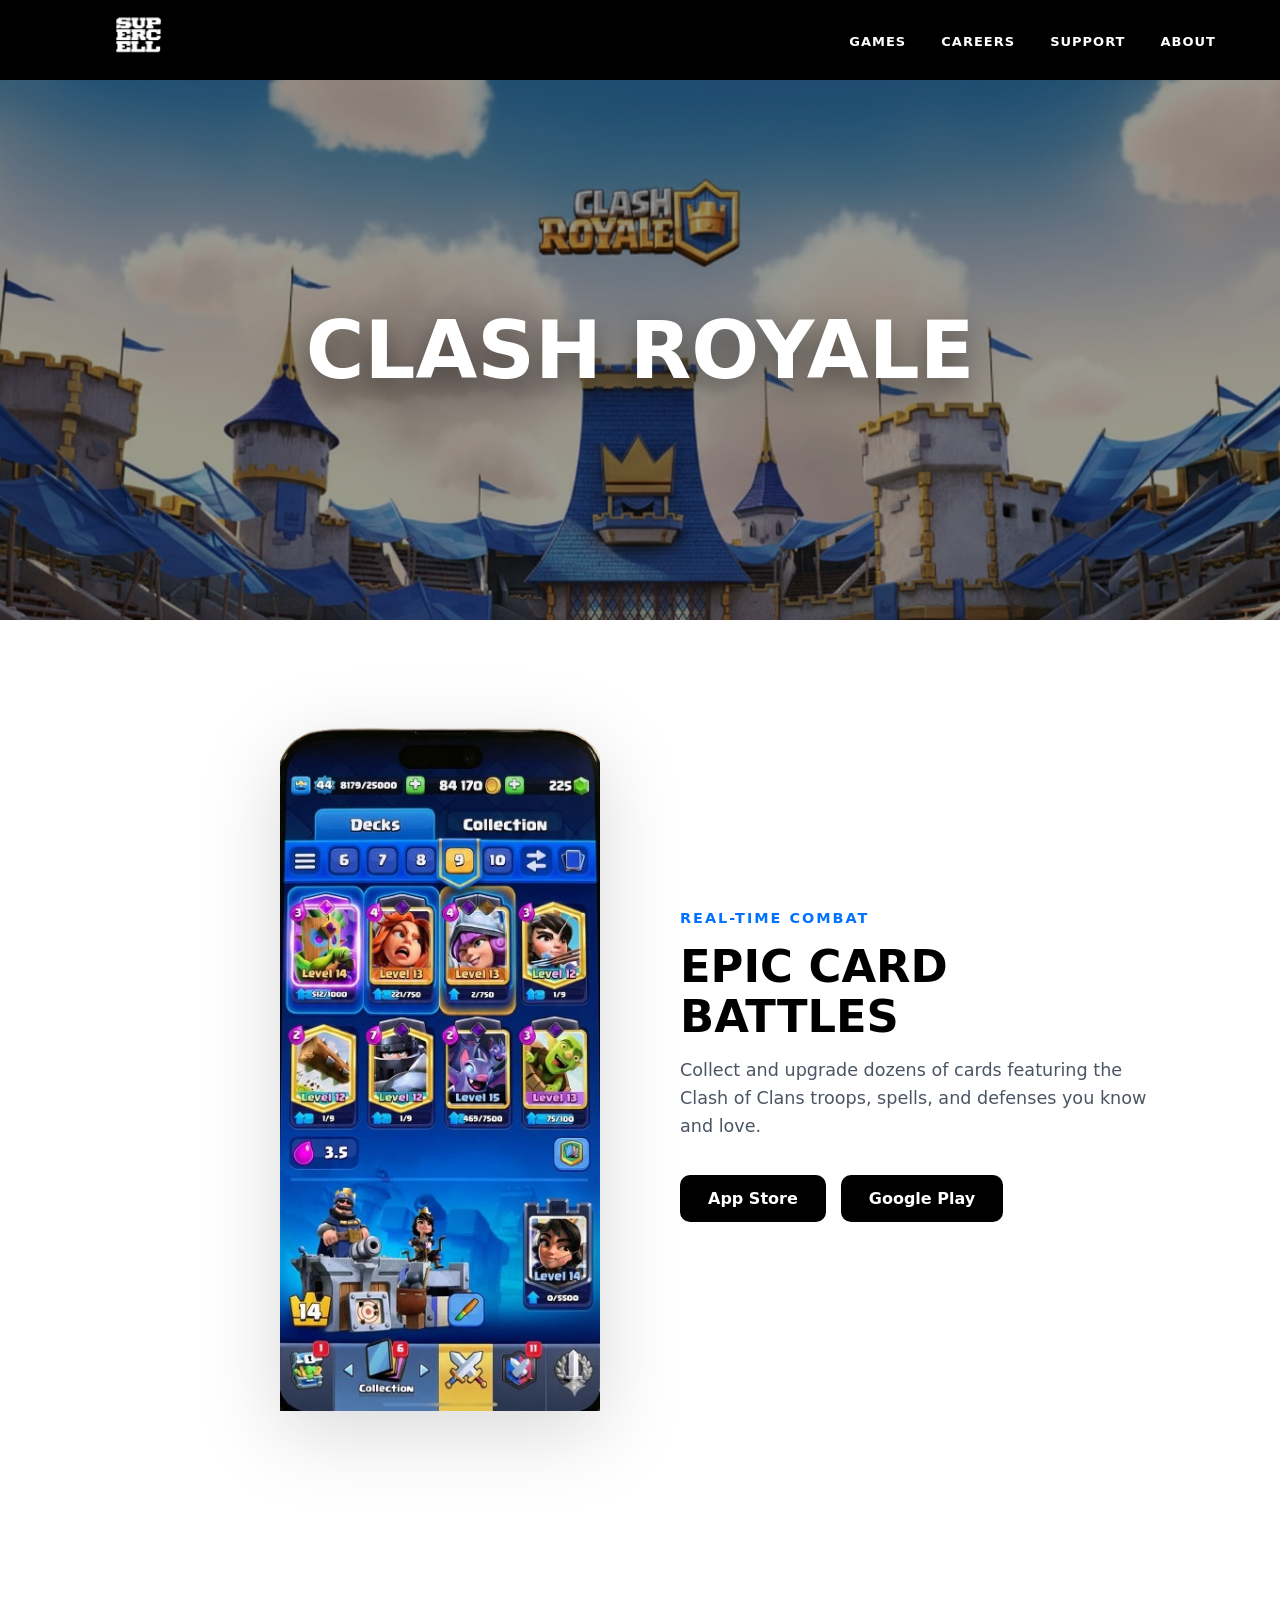
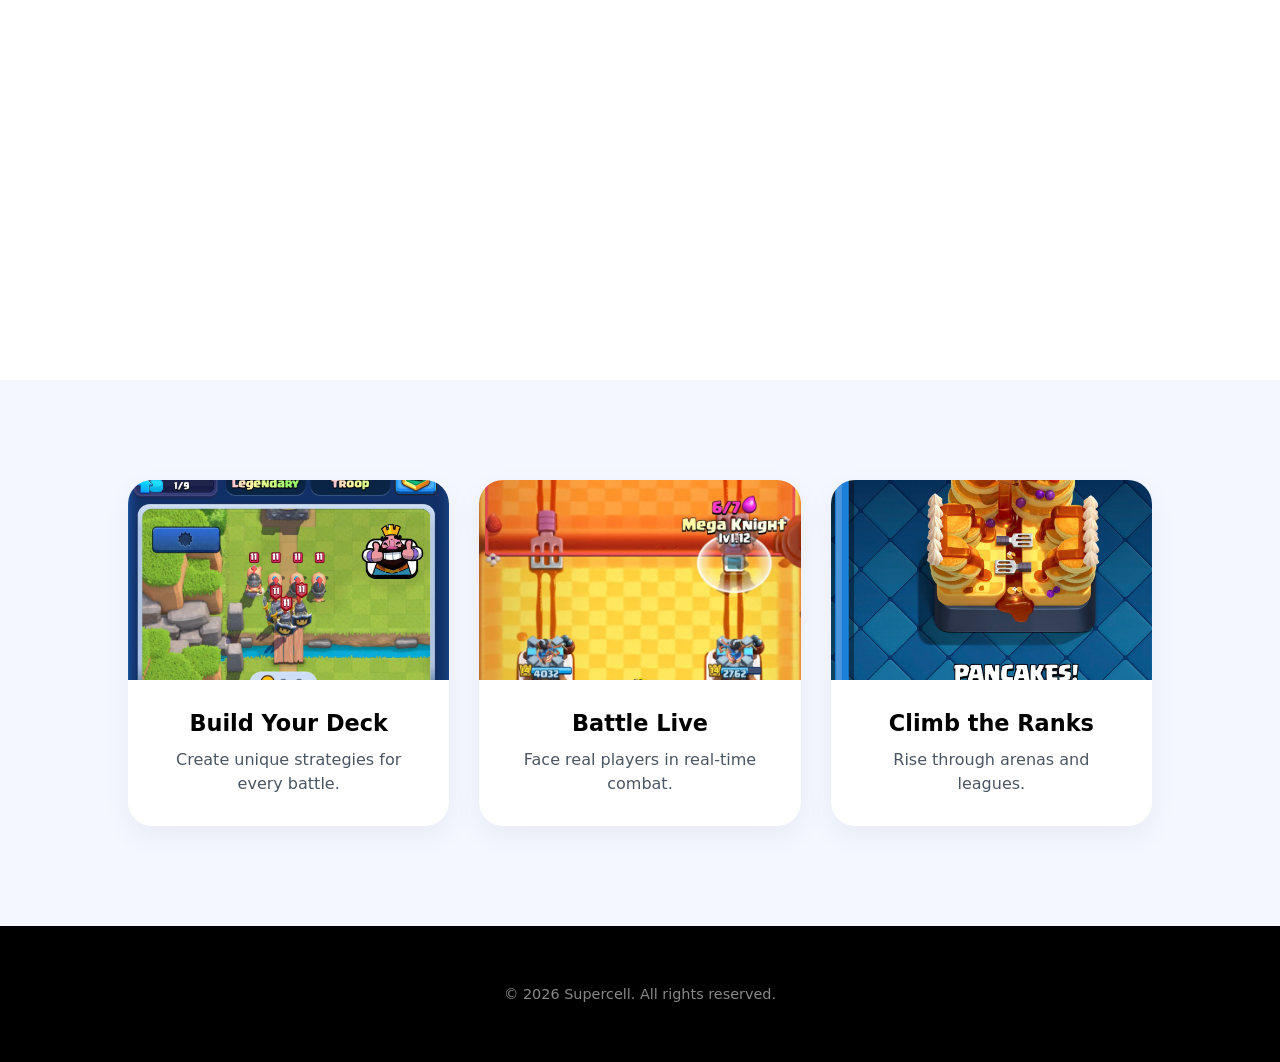
<file: 10703/index.html>
<!DOCTYPE html>
<html lang="en">
<head>
    <meta charset="UTF-8">
    <meta name="viewport" content="width=device-width, initial-scale=1.0">
    <title>Clash Royale | Supercell</title>
    <link rel="stylesheet" href="style.css">
</head>
<body>

<header class="nav">
    <div class="logo">
        <img src="logo.png" alt="Supercell">
    </div>
    <nav>
        <a href="#">Games</a>
        <a href="#">Careers</a>
        <a href="#">Support</a>
        <a href="#">About</a>
    </nav>
</header>

<section class="hero">
    <img src="header.png" alt="Banner" class="hero-img">
    <div class="hero-overlay">
        <h1>CLASH ROYALE</h1>
    </div>
</section>

<section class="intro">
    <div class="intro-grid">
        <div class="phone-wrapper">
            <img src="phone.png" alt="Game Deck">
        </div>
        <div class="intro-content">
            <span class="tag">Real-Time Combat</span>
            <h2>EPIC CARD BATTLES</h2>
            <p>Collect and upgrade dozens of cards featuring the Clash of Clans troops, spells, and defenses you know and love.</p>
            <div class="store-group">
                <div class="btn-store">App Store</div>
                <div class="btn-store">Google Play</div>
            </div>
        </div>
    </div>
</section>

<section class="arena-section">
    <div class="arena-card">
        <h2>Enter the Arena</h2>
        <p>Collect cards, build powerful decks, and battle players from around the world in fast-paced multiplayer matches.</p>
    </div>
</section>

<section class="features">
    <div class="feature-item">
        <div class="img-holder">
            <img src="1.png" alt="Build Your Deck">
        </div>
        <div class="feature-text">
            <h3>Build Your Deck</h3>
            <p>Create unique strategies for every battle.</p>
        </div>
    </div>

    <div class="feature-item">
        <div class="img-holder">
            <img src="2.png" alt="Battle Live">
        </div>
        <div class="feature-text">
            <h3>Battle Live</h3>
            <p>Face real players in real-time combat.</p>
        </div>
    </div>

    <div class="feature-item">
        <div class="img-holder">
            <img src="3.png" alt="Climb Ranks">
        </div>
        <div class="feature-text">
            <h3>Climb the Ranks</h3>
            <p>Rise through arenas and leagues.</p>
        </div>
    </div>
</section>

<footer>
    <p>© 2026 Supercell. All rights reserved.</p>
</footer>

</body>
</html>
</file>
<file: 10703/style.css>
:root {
    --primary-blue: #0072ff;
    --sc-black: #000000;
    --bg-light: #f4f7ff;
    --text-gray: #4b5563;
}

* {
    margin: 0;
    padding: 0;
    box-sizing: border-box;
    font-family: 'Inter', system-ui, -apple-system, sans-serif;
}

/* NAVIGATION */
.nav {
    display: flex;
    justify-content: space-between;
    align-items: center;
    padding: 0 5%;
    height: 80px;
    background: var(--sc-black);
    position: sticky;
    top: 0;
    z-index: 1000;
}

.logo img {
  height: 100px;
  width: auto;
}


.nav nav a {
    color: white;
    text-decoration: none;
    margin-left: 30px;
    font-weight: 700;
    font-size: 13px;
    text-transform: uppercase;
    letter-spacing: 1px;
}

/* HERO SECTION */
.hero {
    position: relative;
    height: 60vh;
}

.hero-img {
    width: 100%;
    height: 100%;
    object-fit: cover;
}

.hero-overlay {
    position: absolute;
    inset: 0;
    background: rgba(0,0,0,0.4);
    display: flex;
    align-items: center;
    justify-content: center;
}

.hero-overlay h1 {
    color: white;
    font-size: clamp(2.5rem, 8vw, 5rem);
    font-weight: 900;
    text-shadow: 0 10px 30px rgba(0,0,0,0.5);
}

/* INTRO SECTION */
.intro { padding: 100px 10%; }

.intro-grid {
    display: flex;
    align-items: center;
    gap: 80px;
    max-width: 1200px;
    margin: 0 auto;
}

.phone-wrapper { flex: 1; display: flex; justify-content: flex-end; }

.phone-wrapper img {
    width: 320px;
    filter: drop-shadow(0 20px 40px rgba(0,0,0,0.15));
}

.intro-content { flex: 1; }

.tag { color: var(--primary-blue); font-weight: 800; letter-spacing: 2px; text-transform: uppercase; font-size: 0.9rem; }

.intro-content h2 { font-size: 2.8rem; margin: 15px 0; line-height: 1.1; font-weight: 800; }

.intro-content p { color: var(--text-gray); font-size: 1.1rem; line-height: 1.6; }

.store-group { display: flex; gap: 15px; margin-top: 35px; }

.btn-store {
    background: black;
    color: white;
    padding: 14px 28px;
    border-radius: 10px;
    font-weight: 700;
    cursor: pointer;
    transition: transform 0.2s;
}

.btn-store:hover { transform: translateY(-3s); }

/* ARENA BG SECTION */
.arena-section {
    padding: 160px 10%;
    background: linear-gradient(rgba(0,0,0,0.6), rgba(0,0,0,0.6)), url('arena_bg.png');
    background-size: cover;
    background-position: center;
    background-attachment: fixed;
    text-align: center;
    color: white;
}

.arena-card h2 { font-size: clamp(2rem, 5vw, 3.5rem); margin-bottom: 20px; text-transform: uppercase; font-weight: 900; }

.arena-card p { font-size: 1.25rem; max-width: 700px; margin: 0 auto; line-height: 1.6; }

/* FEATURE CARDS - THE FIX IS HERE */
.features {
    display: grid;
    grid-template-columns: repeat(3, 1fr);
    gap: 30px;
    padding: 100px 10%;
    background: var(--bg-light);
}

.feature-item {
    background: white;
    border-radius: 24px;
    overflow: hidden; /* Important for rounding image corners */
    box-shadow: 0 10px 30px rgba(0,0,0,0.05);
    transition: transform 0.3s;
}

.feature-item:hover { transform: translateY(-10px); }

.img-holder {
    width: 100%;
    height: 200px; /* Fixed height for the card image */
    overflow: hidden;
}

.img-holder img {
    width: 100%;
    height: 100%;
    object-fit: cover; /* This makes images 1, 2, and 3 fit perfectly */
    object-position: center;
    display: block;
}

.feature-text {
    padding: 30px;
    text-align: center;
}

.feature-text h3 { margin-bottom: 12px; font-size: 1.4rem; font-weight: 800; }

.feature-text p { color: var(--text-gray); font-size: 1rem; line-height: 1.5; }

/* FOOTER */
footer {
    background: black;
    color: #888;
    text-align: center;
    padding: 60px 20px;
    font-size: 0.9rem;
}

/* RESPONSIVE */
@media (max-width: 1024px) {
    .features { grid-template-columns: 1fr; }
    .intro-grid { flex-direction: column; text-align: center; gap: 50px; }
    .phone-wrapper { justify-content: center; }
    .store-group { justify-content: center; }
}
</file>
